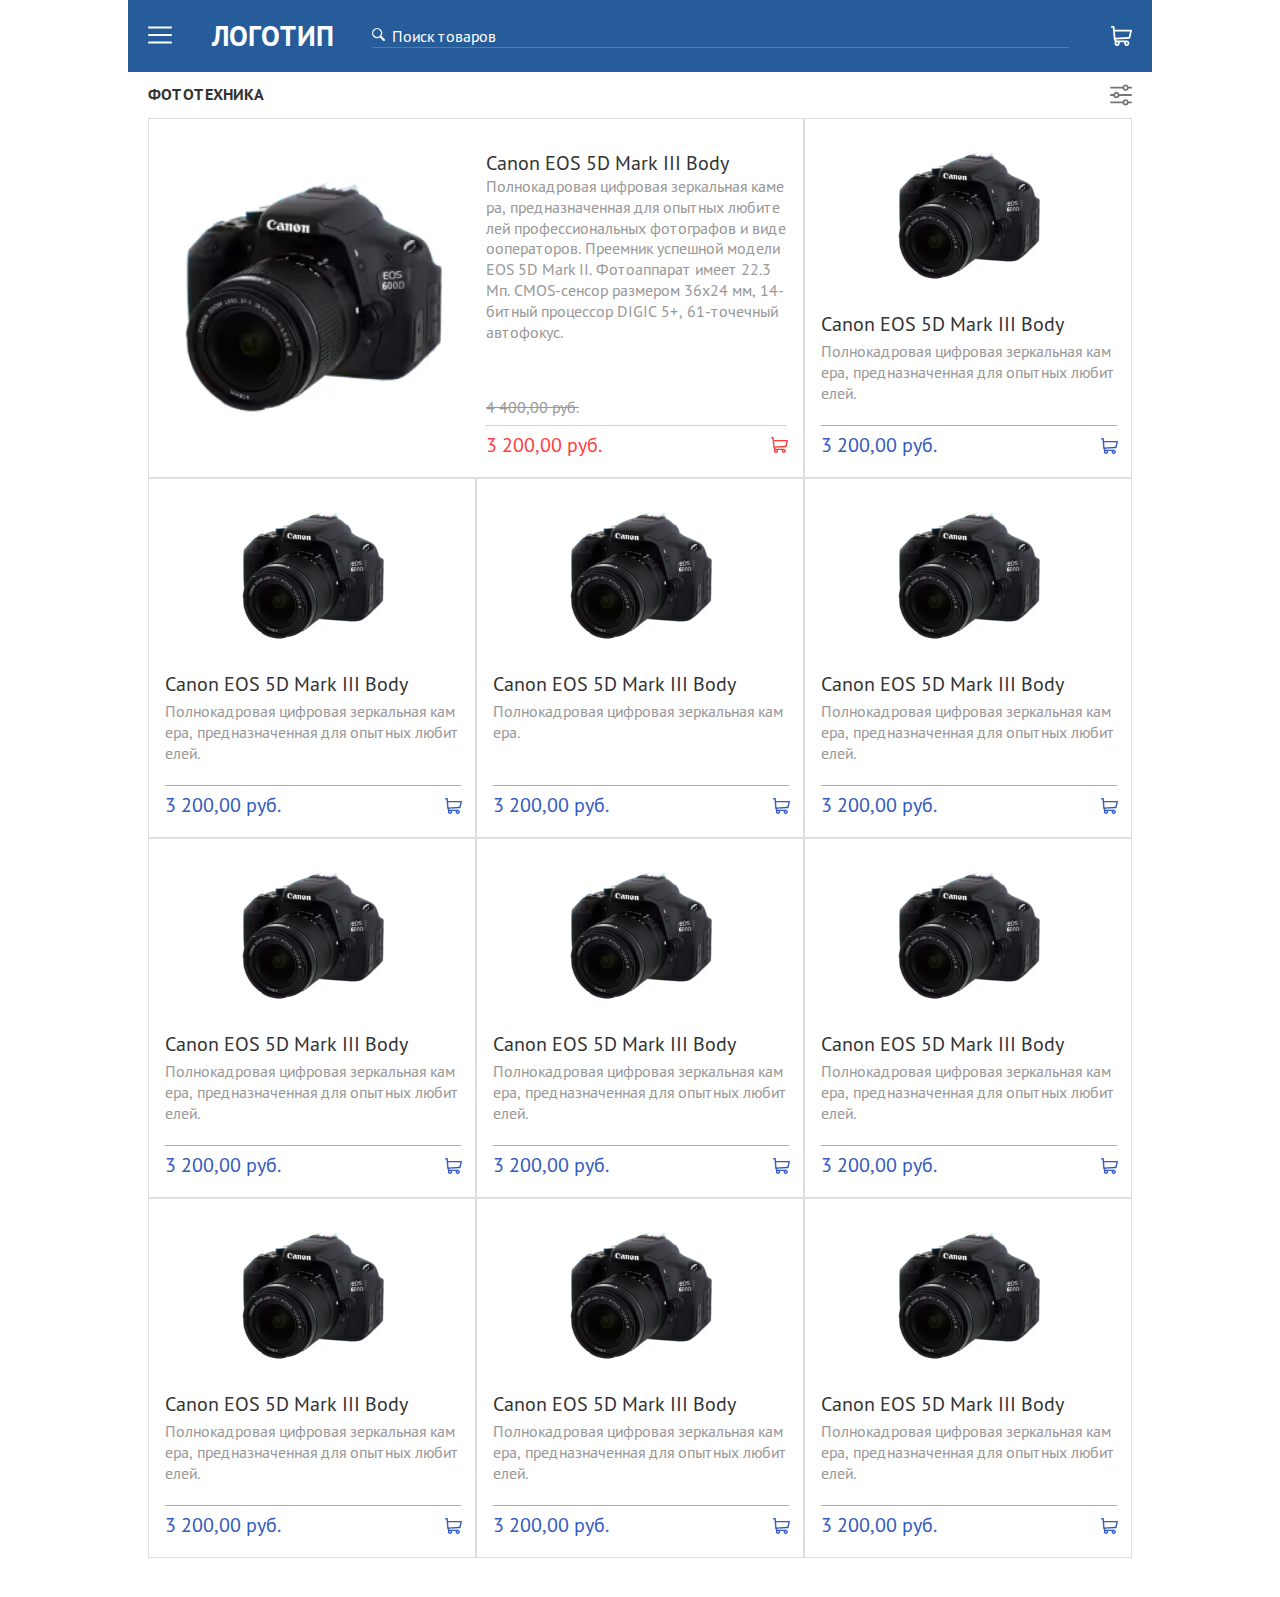
<file: index.html>
<!doctype html>
<html lang="ru">
<head>
    <meta charset="UTF-8">
    <meta name="viewport"
          content="width=device-width, user-scalable=no, initial-scale=1.0, maximum-scale=1.0, minimum-scale=1.0">
    <meta http-equiv="X-UA-Compatible" content="ie=edge">
    <title>Document</title>

    <link rel="stylesheet" href=" css/style.min.css">
    <link rel="stylesheet" href=" libs/selectric/selectric.css">


</head>
<body>

<!--POPUP FOR FILTERS-->
<div class="filterPopup" id="filterPopup">
    <div class="filterPopup__inner">
        <button class="filterPopup__button" onclick="CloseFilterPopup()" id="filterPopup__button"></button>

        <!--FORM FILTRES-->
        <form class="cameras__filtres" action="#" id="filterPopup__form">
            <label for="Popup__cameras-logo">
                <select class="cameras__logo" name="cameras_logo" id="Popup__cameras-logo" >
                    <option class="cameras__logo-item" value="logo_item1">Любого логотипа</option>
                    <option class="cameras__logo-item" value="logo_item2">Компакт-камера</option>
                    <option class="cameras__logo-item" value="logo_item3">Беззеркальная</option>
                    <option class="cameras__logo-item" value="logo_item4">Зеркальная</option>
                    <option class="cameras__logo-item" value="logo_item5">Среднеформатная</option>
                </select>
            </label>

            <label for="Popup__cameras-brand">
                <select class="cameras__brand" name="cameras_brand" id="Popup__cameras-brand">
                    <option class="cameras__brand-item" value="brand_item1">Любого бренда</option>
                    <option class="cameras__brand-item" value="brand_item2">Canon</option>
                    <option class="cameras__brand-item" value="brand_item3">Nikon</option>
                    <option class="cameras__brand-item" value="brand_item4">Sony</option>
                    <option class="cameras__brand-item" value="brand_item5">Fujifilm</option>
                    <option class="cameras__brand-item" value="brand_item6">Samsung</option>
                    <option class="cameras__brand-item" value="brand_item7">Olympus</option>
                </select>
            </label>
            <div class="cameras__price">

                <div class="cameras__price-container">
                    <label  class="cameras__price-limit-start" for="Popup__start-price">от</label>
                    <input class="cameras__price-start" type="text" id="Popup__start-price" name="start_price">
                </div>

                <div class="cameras__price-container">
                    <label  class="cameras__price-limit-end" for="Popup__end-price">до</label>
                    <input class="cameras__price-end" type="text" id="Popup__end-price" name="end_price">
                </div>

                <button class="filterPopup__inner-button" type="submit" disabled>ПРИМЕНИТЬ</button>

            </div>
        </form>
    </div>
</div>

<!--SECTION HEADER-->
<header class="header">
    <div class="container">
        <div class="header__inner">
            <!--contacts-->
            <div class="header__contacts">
                <!--logo-->
                <div class="logo">
                    <a href="#" class="logo_link">
                        <img class="logo_img" src=" images/logo.webp" alt="">
                    </a>
                </div>

                <!--phone-->
                <div class="tel">
                    <a href="tel:+88007775050">
                        <p class="tel__link">8 800 777 50 50</p>
                    </a>
                </div>

                <!--search-->
                <div class="search__inner">
                    <form class="search__form" id="search__form" method="get" action="#">
                        <button class="search__form-button" type="submit" onclick="return SearchButtonClick()"></button>
                        <label for="search">
                            <input class="search__form-input" type="text" placeholder="Поиск товаров" id="search">
                        </label>
                    </form>
                </div>

            </div>

            <!--payment-->
            <div class="payment">
                <a href="#" class="payment__link">
                    Доставка и оплата
                </a>
            </div>
        </div>

        <div class="header__menu">
            <!--MENU-->
            <div id="shopmenu">
                <input id="goods-menu-toggle" type="checkbox">
                <label class="menu-button-container" for="goods-menu-toggle">
                </label>

                <div id="goodsmenu">
                    <nav class="goodsmenu">
                        <ul class="menu">
                            <li class="menu__list"><a href="#" class="menu__link">Мобильные телефоны</a></li>
                            <li class="menu__list"><a href="#" class="menu__link">Планшеты</a></li>
                            <li class="menu__list"><a href="#" class="menu__link">Фототехника</a></li>
                            <li class="menu__list"><a href="#" class="menu__link">Ноутбуки</a></li>
                            <li class="menu__list"><a href="#" class="menu__link">Телевизоры</a></li>
                        </ul>
                    </nav>
                </div>
            </div>

            <!--logo-->
            <div class="header__menu-logo logo ">
                <a href="#" class="logo_link">
                    <p class="logo_link-text">ЛОГОТИП</p>
                </a>
            </div>

            <!--search-->
            <div class="search__inner menu-search">
                <form class="menu-search__form" id="menu-search__form" method="get" action="#">
                    <button class="menu-search__button" onclick="return SearchButtonClick()" type="submit" id="menu-search__button"></button>
                    <label for="menu-search__input">
                        <input class="menu-search__input" type="text" placeholder="Поиск товаров" name="search" id="menu-search__input">
                    </label>
                </form>
            </div>

            <!--basket-->
            <div class="basket">
                <a href="#" class="basket__link">
                    Корзина
                </a>
                <a href="#" class="basket__link-img"></a>
            </div>
        </div>
    </div>
</header>
<main>
    <section class="cameras">
        <div class="container">
            <div class="cameras_inner">
    
                <!--FILTRES-->
                <div class="filtres__inner">
                    <h3 class="filtres__item">ФОТОТЕХНИКА</h3>
                    <button type="submit" class="filtres__link" onclick="OpenFilterPopup()">
                        <img class="filtres__options" src=" images/options.svg" alt="Опции фильтра">
                    </button>
                </div>
                <!--FORM FILTRES-->
                <form class="cameras__filtres" action="/" id="cameras__filtres">
                    <label for="cameras_logo">
                        <select class="cameras__logo" name="cameras_logo" id="cameras_logo" >
                            <option class="cameras__logo-item" value="logo_item1">Любого логотипа</option>
                            <option class="cameras__logo-item" value="logo_item2">Компакт-камера</option>
                            <option class="cameras__logo-item" value="logo_item3">Беззеркальная</option>
                            <option class="cameras__logo-item" value="logo_item4">Зеркальная</option>
                            <option class="cameras__logo-item" value="logo_item5">Среднеформатная</option>
                        </select>
                    </label>
    
                    <label for="cameras_brand">
                        <select class="cameras__brand" name="cameras_brand" id="cameras_brand">
                        <option class="cameras__brand-item" value="brand_item1">Любого бренда</option>
                        <option class="cameras__brand-item" value="brand_item2">Canon</option>
                        <option class="cameras__brand-item" value="brand_item3">Nikon</option>
                        <option class="cameras__brand-item" value="brand_item4">Sony</option>
                        <option class="cameras__brand-item" value="brand_item5">Fujifilm</option>
                        <option class="cameras__brand-item" value="brand_item6">Samsung</option>
                        <option class="cameras__brand-item" value="brand_item7">Olympus</option>
                    </select>
                    </label>
    
                    <div class="cameras__price">
                        <span class="cameras__text cameras__price-title">по цене</span>
    
                        <div class="cameras__price-container">
                            <label  class="cameras__price-limit-start" for="start_price">от</label>
                            <input class="cameras__price-start" type="text" id="start_price" name="start_price">
                        </div>
    
                        <div class="cameras__price-container">
                            <label  class="cameras__price-limit-end" for="end_price">до</label>
                            <input class="cameras__price-end" type="text" id="end_price" name="end_price">
                        </div>
    
                        <span class="cameras__text cameras__price-currency">рублей</span>
                    </div>
                </form>
    
                <!--CARDS-->
                <div class="cards">
                    <!--BIG CARD-->
                    <div class="cardBig" onclick="CardClick()" id="cardBig">
                            <img class="cardBig__img" src=" images/camera_small.avif" alt="Фотоаппарат">
                            <div class="cardBig__description">
                                <h3 class="cardBig__title">Canon EOS 5D Mark III Body</h3>
                                <p class="cardBig__text">
                                    Полнокадровая цифровая зеркальная камера, предназначенная для опытных
                                    любителей профессиональных фотографов и видеооператоров. Преемник успешной
                                    модели EOS 5D Mark II. Фотоаппарат имеет 22.3 Мп. CMOS-сенсор размером 36х24
                                    мм, 14-битный процессор DIGIC 5+, 61-точечный автофокус.
                                </p>
                                <div class="cardBig__priceBlock">
                                    <p class="cardBig__priceBlock-oldprice">4 400,00 руб.</p>
                                    <a href="/"  onclick="BasketClickCardBig()"><p class="cardBig__priceBlock-newprice">3 200,00 руб.</p></a>
                                </div>
                            </div>
                    </div>
    
                    <!--SMALL CARDS-->
                    <div class="cardItem" onclick="CardClick()" >
                            <img class="cardItem__img" src=" images/camera_small.avif" alt="Фотоаппарат">
                            <div class="cardItem__description">
                                <h3 class="cardItem__title">Canon EOS 5D Mark III Body</h3>
                                <p class="cardItem__text">
                                    Полнокадровая цифровая зеркальная камера, предназначенная для опытных любителей.
                                </p>
                                <a href="/" onclick="BasketClickCard()"><p class="cardItem__price">3 200,00 руб.</p></a>
                            </div>
                    </div>
    
                    <div class="cardItem" onclick="CardClick()">
                            <img class="cardItem__img" src=" images/camera_small.avif" alt="Фотоаппарат">
                            <div class="cardItem__description">
                                <h3 class="cardItem__title">Canon EOS 5D Mark III Body</h3>
                                <p class="cardItem__text">
                                    Полнокадровая цифровая зеркальная камера, предназначенная для опытных любителей.
                                </p>
                                <a href="/" onclick="BasketClickCard()"><p class="cardItem__price">3 200,00 руб.</p></a>
                            </div>
                    </div>
    
                    <!--SMALL CARDS-->
                     <div class="cardItem" onclick="CardClick()">
                            <img class="cardItem__img" src=" images/camera_small.avif" alt="Фотоаппарат">
                            <div class="cardItem__description">
                                <h3 class="cardItem__title">Canon EOS 5D Mark III Body</h3>
                                <p class="cardItem__text">
                                    Полнокадровая цифровая зеркальная камера.
                                </p>
                                <a href="/" onclick="BasketClickCard()"><p class="cardItem__price">3 200,00 руб.</p></a>
                            </div>
                    </div>
    
                     <div class="cardItem" onclick="CardClick()">
                            <img class="cardItem__img" src=" images/camera_small.avif" alt="Фотоаппарат">
                            <div class="cardItem__description">
                                <h3 class="cardItem__title">Canon EOS 5D Mark III Body</h3>
                                <p class="cardItem__text">
                                    Полнокадровая цифровая зеркальная камера, предназначенная для опытных любителей.
                                </p>
                                <a href="/" onclick="BasketClickCard()"><p class="cardItem__price">3 200,00 руб.</p></a>
                            </div>
                     </div>
    
                     <div class="cardItem" onclick="CardClick()">
                            <img class="cardItem__img" src=" images/camera_small.avif" alt="Фотоаппарат">
                            <div class="cardItem__description">
                                <h3 class="cardItem__title">Canon EOS 5D Mark III Body</h3>
                                <p class="cardItem__text">
                                    Полнокадровая цифровая зеркальная камера, предназначенная для опытных любителей.
                                </p>
                                <a href="/" onclick="BasketClickCard()"><p class="cardItem__price">3 200,00 руб.</p></a>
                            </div>
                     </div>
    
                     <div class="cardItem" onclick="CardClick()">
                            <img class="cardItem__img" src=" images/camera_small.avif" alt="Фотоаппарат">
                            <div class="cardItem__description">
                                <h3 class="cardItem__title">Canon EOS 5D Mark III Body</h3>
                                <p class="cardItem__text">
                                    Полнокадровая цифровая зеркальная камера, предназначенная для опытных любителей.
                                </p>
                                <a href="/" onclick="BasketClickCard()"><p class="cardItem__price">3 200,00 руб.</p></a>
                            </div>
                     </div>
    
                     <div class="cardItem" onclick="CardClick()">
                            <img class="cardItem__img" src=" images/camera_small.avif" alt="Фотоаппарат">
                            <div class="cardItem__description">
                                <h3 class="cardItem__title">Canon EOS 5D Mark III Body</h3>
                                <p class="cardItem__text">
                                    Полнокадровая цифровая зеркальная камера, предназначенная для опытных любителей.
                                </p>
                                <a href="/" onclick="BasketClickCard()"><p class="cardItem__price">3 200,00 руб.</p></a>
                            </div>
                     </div>
    
                     <div class="cardItem" onclick="CardClick()">
                            <img class="cardItem__img" src=" images/camera_small.avif" alt="Фотоаппарат">
                            <div class="cardItem__description">
                                <h3 class="cardItem__title">Canon EOS 5D Mark III Body</h3>
                                <p class="cardItem__text">
                                    Полнокадровая цифровая зеркальная камера, предназначенная для опытных любителей.
                                </p>
                                <a href="/" onclick="BasketClickCard()"><p class="cardItem__price">3 200,00 руб.</p></a>
                            </div>
                     </div>
    
                     <div class="cardItem" onclick="CardClick()">
                            <img class="cardItem__img" src=" images/camera_small.avif" alt="Фотоаппарат">
                            <div class="cardItem__description">
                                <h3 class="cardItem__title">Canon EOS 5D Mark III Body</h3>
                                <p class="cardItem__text">
                                    Полнокадровая цифровая зеркальная камера, предназначенная для опытных любителей.
                                </p>
                                <a href="/" onclick="BasketClickCard()"><p class="cardItem__price">3 200,00 руб.</p></a>
                            </div>
                     </div>
    
                     <div class="cardItem" onclick="CardClick()">
                            <img class="cardItem__img" src=" images/camera_small.avif" alt="Фотоаппарат">
                            <div class="cardItem__description">
                                <h3 class="cardItem__title">Canon EOS 5D Mark III Body</h3>
                                <p class="cardItem__text">
                                    Полнокадровая цифровая зеркальная камера, предназначенная для опытных любителей.
                                </p>
                                <a href="/" onclick="BasketClickCard()"><p class="cardItem__price">3 200,00 руб.</p></a>
                            </div>
                     </div>
                </div>
            </div>
        </div>
    </section>
    
</main>

<footer>

</footer>

<!-- JS FOR DROPDOWN SELECTRIC-->
<script src=" js/jquery.min.js"></script>
<script src=" js/jquery.selectric.min.js"></script>
<script>
    $(function(){
        $('select, .select').selectric({ disableOnMobile: false, nativeOnMobile: false });
    });

</script>

<script src=" js/main.min.js"></script>

</body>
</html>
</file>
<file: libs/selectric/selectric.css>
/*======================================================================
  Selectric
======================================================================*/

.selectricWrapper, .cameras_logo .selectricWrapper, .cameras_brand .selectricWrapper {
    position: relative;
    width: 264px;
    height: 48px;
    cursor: pointer;
    display: inline-block;
}

.selectricResponsive, .cameras_logo .selectricResponsive,  .cameras_brand .selectricResponsive{
    width: 100%;
}

.selectric, .cameras_logo .selectric, .cameras_brand .selectric{
    border: 1px solid #DDD;
    position: relative;
    background: #fff;
}

.selectric .label, .cameras_logo .selectric .label, .cameras_brand .selectric .label {
    display: inline-block;
    white-space: nowrap;
    overflow: hidden;
    vertical-align: center;
    padding: 13px 17px;
    color: #484848;
    font-family: "PT Sans",sans-serif;
    font-size: 16px;
    font-style: normal;
    font-weight: 400;
    line-height: normal;
}

.selectric .button, .cameras__logo .selectric .button, .cameras__brand .selectric .button {
    display: block;
    position: absolute;
    right: 0;
    top: 0;
    width: 30px;
    height: 30px;
    color: #BBB;
    text-align: center;
    font: 0px/0 a;
    /* IE Fix */
    *font: 20px/30px Lucida Sans Unicode, Arial Unicode MS, Arial;
}

.cameras__logo .selectric .button:after {
    content: " ";
    position: absolute;
    top: 17px;
    right: 0;
    bottom: 0;
    left: -12px;
    margin: auto;
    width: 13px;
    height: 13px;
    background: url("../../images/caret-down.svg");
}

.cameras__brand .selectric .button:after {
    content: " ";
    position: absolute;
    top: 17px;
    right: 0;
    bottom: 0;
    left: -10px;
    margin: auto;
    width: 13px;
    height: 13px;
    background: url("../../images/caret-down.svg");
}

.selectricHover .selectric {
    border-color: #CCC;
}

.selectricHover .selectric .button {
    color: #888;
}

.selectricHover .selectric .button:after {
    border-top-color: #888;
}

.selectricOpen {
    z-index: 9999 !important;
}

.selectricOpen .selectric {
    position: relative;
    border-color: #CCC;
    background: #fff;
    z-index: 999;
    border-bottom: none;
}
.selectricOpen .selectric:after{
    content: " ";
    position: absolute;
    top: 44px;
    right: 0;
    bottom: 0;
    left: 0;
    margin: auto;
    width: 230px;
    height: 1px;
    background: #D0D0D0FF;
}

.selectricOpen .selectricItems {
    display: block;
}

.selectricDisabled {
    filter: alpha(opacity=50);
    opacity: 0.5;
    cursor: default;
    -webkit-touch-callout: none;
    -webkit-user-select: none;
    -moz-user-select: none;
    -ms-user-select: none;
    user-select: none;
}

.selectricHideSelect {
    position: relative;
    overflow: hidden;
    width: 0;
    height: 0;
}

.selectricHideSelect select {
    position: absolute;
    left: -100%;
    display: none;
}

.selectricInput {
    position: absolute !important;
    top: 0 !important;
    left: 0 !important;
    overflow: hidden !important;
    clip: rect(0, 0, 0, 0) !important;
    margin: 0 !important;
    padding: 0 !important;
    width: 1px !important;
    height: 1px !important;
    outline: none !important;
    border: none !important;
    *font: 0px/0 a !important;
    background: none !important;
}

.selectricTempShow {
    position: absolute !important;
    visibility: hidden !important;
    display: block !important;
}

/* Items box */

.selectricItems {
    display: none;
    position: absolute;
    overflow: auto;
    top: 100%;
    left: 0;
    background: #fff;
    border: 1px solid #CCC;
    border-top: 1px solid #fff;
    z-index: 998;
    -webkit-box-shadow: 0 0 10px -6px;
    box-shadow: 0 0 10px -6px;
}

.selectricItems ul,
.selectricItems li {
    list-style: none;
    margin: 0;
    min-height: 20px;
    color: #484848;
    font-family: "PT Sans", sans-serif;
    font-size: 16px;
    font-style: normal;
    font-weight: 400;
    line-height: normal;
}

.selectricItems li {
    padding: 4px 17px;
    display: block;
    border-top: 1px solid #FFF;
    border-bottom: 1px solid #fff;
    color: #666;
    cursor: pointer;
}
.selectricItems li:nth-child(2){
    padding-top: 13px;
}
.cameras__brand .selectricItems li:nth-child(2){
    padding-top: 15px;
}

.selectricItems li:last-child{
    padding-bottom: 17px;
}

.selectricItems li.selected {
    background: #fff;
    color: #484848;
    border-top-color: #fff;
}

.selectricItems li:hover {
    background: #E8EEFF;
    color: #484848;
}

.selectricItems li.disabled {
    background: #F5F5F5;
    color: #BBB;
    border-top-color: #FAFAFA;
    cursor: default;
}
.cameras li:first-child{
    display: none;
}
</file>
<file: css/style.min.css>
html,body,div,span,object,iframe,h1,h2,h3,h4,h5,h6,p,blockquote,pre,abbr,address,cite,code,del,dfn,em,img,ins,kbd,q,samp,small,strong,sub,sup,var,b,i,dl,dt,dd,ol,ul,li,fieldset,form,label,legend,table,caption,tbody,tfoot,thead,tr,th,td,article,aside,canvas,details,figcaption,figure,footer,header,hgroup,menu,nav,section,summary,time,mark,audio,video{margin:0;padding:0;border:0;outline:0;font-size:100%;vertical-align:baseline;background:rgba(0,0,0,0)}body{line-height:1}article,aside,details,figcaption,figure,footer,header,hgroup,menu,nav,section{display:block}nav ul{list-style:none}blockquote,q{quotes:none}blockquote:before,blockquote:after,q:before,q:after{content:"";content:none}a{margin:0;padding:0;font-size:100%;vertical-align:baseline;background:rgba(0,0,0,0)}ins{background-color:#ff9;color:#000;text-decoration:none}mark{background-color:#ff9;color:#000;font-style:italic;font-weight:bold}del{text-decoration:line-through}abbr[title],dfn[title]{border-bottom:1px dotted;cursor:help}table{border-collapse:collapse;border-spacing:0}hr{display:block;height:1px;border:0;border-top:1px solid #ccc;margin:1em 0;padding:0}input,select{vertical-align:middle}html{-webkit-box-sizing:border-box;box-sizing:border-box}*,*::before,*::after{-webkit-box-sizing:inherit;box-sizing:inherit}a{color:inherit;text-decoration:none}li{list-style:none}img{max-width:100%}button{color:inherit;font-size:inherit;background-color:rgba(0,0,0,0);border:none;cursor:pointer;font-family:inherit;padding:0}@font-face{font-family:"PT Sans";src:url("../fonts/PTSans-Regular.woff2") format("woff2"),url("../fonts/PTSans-Regular.woff") format("woff");font-weight:normal;font-style:normal;font-display:swap}@font-face{font-family:"PT Sans";src:url("../fonts/PTSans-Italic.woff2") format("woff2"),url("../fonts/PTSans-Italic.woff") format("woff");font-weight:normal;font-style:italic;font-display:swap}@font-face{font-family:"PT Sans";src:url("../fonts/PTSans-Bold.woff2") format("woff2"),url("../fonts/PTSans-Bold.woff") format("woff");font-weight:700;font-style:normal;font-display:swap}@font-face{font-family:"PT Sans";src:url("../fonts/PTSans-BoldItalic.woff2") format("woff2"),url("../fonts/PTSans-BoldItalic.woff") format("woff");font-weight:700;font-style:italic;font-display:swap}body{font-size:14px;font-family:"PT Sans",sans-serif;font-style:normal;font-weight:normal}.container{width:min(100% - 50px,1300px);margin-inline:auto}a{display:block}a:hover{color:#fbff3d}input:focus::-webkit-input-placeholder{color:rgba(0,0,0,0)}input:focus::-moz-placeholder{color:rgba(0,0,0,0)}input:focus:-moz-placeholder{color:rgba(0,0,0,0)}input:focus:-ms-input-placeholder{color:rgba(0,0,0,0)}input:-webkit-autofill,input:-webkit-autofill:hover,input:-webkit-autofill:focus,input:-webkit-autofill:active{-webkit-box-shadow:0 0 0 30px #fff inset !important}:active,:hover,:focus{outline:0;outline-offset:0}.header input:-webkit-autofill,.header input:-webkit-autofill:hover,.header input:-webkit-autofill:focus,.header input:-webkit-autofill:active{-webkit-box-shadow:0 0 0 30px #265c9a inset !important}.header input:-webkit-autofill{-webkit-text-fill-color:#fff !important}.header__inner{padding:0 85.5px;width:100%;height:73px;display:-webkit-box;display:-ms-flexbox;display:flex;-webkit-box-pack:justify;-ms-flex-pack:justify;justify-content:space-between;-webkit-box-align:center;-ms-flex-align:center;align-items:center;-ms-flex-line-pack:center;align-content:center;background:#265c9a;white-space:nowrap}.header__contacts{width:100%;height:100%;display:-webkit-box;display:-ms-flexbox;display:flex;-webkit-box-align:center;-ms-flex-align:center;align-items:center;-webkit-column-gap:86.5px;-moz-column-gap:86.5px;column-gap:86.5px}.logo{width:119px;height:36px;aspect-ratio:3.3;display:-webkit-box;display:-ms-flexbox;display:flex;-webkit-box-pack:center;-ms-flex-pack:center;justify-content:center;-webkit-box-align:center;-ms-flex-align:center;align-items:center;-ms-flex-line-pack:center;align-content:center}.logo_link-text{color:#fff;font-family:PT Sans,sans-serif;font-size:28px;font-weight:700;line-height:36px;text-align:center}.tel{color:#fff;font-family:"PT Sans",sans-serif;font-size:19px;font-style:normal;font-weight:400;line-height:normal}.search__form{padding-top:5px;position:relative;width:281px;background:#265c9a;border-bottom:1px solid #517dae}.search__form-input,.search__form-button{border:none;outline:none;background:rgba(0,0,0,0)}.search__form-input{width:100%;height:21px;padding-left:7px;color:#fff;font-family:"PT Sans",sans-serif;font-size:16px;font-style:normal;font-weight:400;line-height:normal}.search__form-input::-webkit-input-placeholder{color:#fff;font-family:"PT Sans",sans-serif;font-size:16px;font-style:normal;font-weight:400;line-height:normal}.search__form-input::-moz-placeholder{color:#fff;font-family:"PT Sans",sans-serif;font-size:16px;font-style:normal;font-weight:400;line-height:normal}.search__form-input:-ms-input-placeholder{color:#fff;font-family:"PT Sans",sans-serif;font-size:16px;font-style:normal;font-weight:400;line-height:normal}.search__form-input::-ms-input-placeholder{color:#fff;font-family:"PT Sans",sans-serif;font-size:16px;font-style:normal;font-weight:400;line-height:normal}.search__form-input::placeholder{color:#fff;font-family:"PT Sans",sans-serif;font-size:16px;font-style:normal;font-weight:400;line-height:normal}.search__form-button{height:13px;width:13px;position:relative;top:3px;right:0;cursor:pointer}.search__form-button:before{content:" ";position:absolute;top:0;right:0;bottom:0;left:0;width:13px;height:13px;background:url("../images/search.svg")}.searchPopup{visibility:hidden;width:0;height:0}.payment__link{color:#fff;font-family:"PT Sans",sans-serif;font-size:16px;font-style:normal;font-weight:400;line-height:normal;text-decoration-line:underline}.header__menu{max-width:1300px;width:100%;height:46px;padding:0 85.5px;display:-webkit-box;display:-ms-flexbox;display:flex;-webkit-box-pack:justify;-ms-flex-pack:justify;justify-content:space-between;-webkit-box-align:center;-ms-flex-align:center;align-items:center;background:#1f497b}.header__menu-logo,.menu-search{display:none}.menu-button{width:75px;height:12px;-ms-flex-negative:0;flex-shrink:0;background:#d9d9d9}#goods-menu-toggle{display:none}.menu-button-container{display:none}.menu{display:-webkit-box;display:-ms-flexbox;display:flex;-webkit-column-gap:39px;-moz-column-gap:39px;column-gap:39px}.menu__link{color:#fff;font-family:"PT Sans",sans-serif;font-size:16px;font-style:normal;font-weight:700;line-height:normal;text-transform:uppercase}.menu__link:hover{color:#fbff3d}#goodsmenu li a:focus{color:#e1e5a0}.basket{position:relative}.basket__link-img{display:none}.basket__link{color:#fff;font-family:"PT Sans",sans-serif;font-size:16px;font-style:normal;font-weight:400;line-height:normal;text-transform:uppercase}.basket__link:before{content:" ";position:absolute;top:2px;right:0;bottom:0;left:-26px;width:17px;height:16px;background:url("../images/basket_icon.svg")}.basket__link:hover:before{background:url("../images/basket_icon_hover.svg")}.search-open{display:block !important;z-index:999}.cameras{margin-bottom:39px;width:100%;height:auto}.cameras_inner{padding:25px 85.5px;width:100%}.filtres__inner{display:none}form{display:-webkit-box;display:-ms-flexbox;display:flex}.cameras__brand{margin-left:14px}.cameras__price{padding-left:27px;display:-webkit-box;display:-ms-flexbox;display:flex;-webkit-box-align:center;-ms-flex-align:center;align-items:center;-ms-flex-line-pack:center;align-content:center;-webkit-box-pack:justify;-ms-flex-pack:justify;justify-content:space-between}.cameras__text{color:#484848;font-family:"PT Sans",sans-serif;font-size:16px;font-style:normal;font-weight:400;line-height:normal;text-transform:uppercase}.cameras__price-container{display:inline-block;position:relative}.cameras__price-limit-start{position:absolute;top:14px;left:25px;color:#484848;font-family:"PT Sans",sans-serif;font-size:16px;font-style:normal;font-weight:400;line-height:normal}.cameras__price-limit-end{position:absolute;top:14px;left:12px;color:#484848;font-family:"PT Sans",sans-serif;font-size:16px;font-style:normal;font-weight:400;line-height:normal}.cameras__price-start{margin-left:14px}.cameras__price-limit{position:absolute;top:14px;left:21px;color:#484848;font-family:"PT Sans",sans-serif;font-size:16px;font-style:normal;font-weight:400;line-height:normal}.cameras input[type=text]{text-align:end;width:132.5px;height:48px;border:1px solid #d0d0d0;color:#484848;background:#fff;font-family:"PT Sans",sans-serif;font-size:16px;font-style:normal;font-weight:700;line-height:normal}.cameras__price-end{margin-left:0}.cameras__price-currency{margin-left:9px}.cards{cursor:pointer;margin-top:23px;width:100%;display:grid;grid-template-columns:repeat(4, 1fr);grid-template-rows:repeat(3, 1fr)}.cardBig{width:564px;height:358px;-ms-flex-negative:0;flex-shrink:0;border:1px solid #dedede;display:grid;grid-template-columns:1fr 1fr;grid-template-rows:1fr 1fr 1fr;grid-column:span 2;grid-row:span 1}.cardBig:hover{border:1px solid #ff3d3d;background:#fff1f1}.cardBig__img{margin:21px 21px 87px;display:block;width:250px;height:250px;aspect-ratio:1/1;-ms-flex-negative:0;flex-shrink:0;grid-column:span 1;grid-row:span 3}.cardBig__description{padding-left:10px;grid-column:span 1;grid-row:span 3}.cardBig__title{margin-top:27px;width:251px;height:26px;color:#333;font-family:"PT Sans",sans-serif;font-size:20px;font-style:normal;font-weight:400;line-height:1.3;overflow:hidden;word-break:break-all}.cardBig__text{margin-top:4px;width:252px;height:210px;color:#989898;font-family:"PT Sans",sans-serif;font-size:16px;font-style:normal;font-weight:400;line-height:1.3;overflow:hidden;word-break:break-all}.cardBig__priceBlock{margin-top:20px;position:relative}.cardBig__priceBlock-oldprice{color:#989898;font-family:"PT Sans",sans-serif;font-size:16px;font-style:normal;font-weight:400;line-height:normal;text-decoration-line:line-through}.cardBig__priceBlock-newprice{position:relative;padding-top:8px;color:#ff3d3d;font-family:"PT Sans",sans-serif;font-size:20px;font-style:normal;font-weight:400;line-height:normal}.cardBig__priceBlock-newprice:before{content:" ";position:absolute;top:3px;right:0;bottom:0;left:0;width:252px;height:1px;background:#ffbcbc}.cardBig__priceBlock-newprice::after{content:" ";position:absolute;top:13px;right:0;bottom:0;left:235px;width:17px;height:16px;background:url("../images/basket_red.svg")}.cardItem{grid-column:span 1;grid-row:span 1;width:282px;height:358px;border:1px solid #dedede}.cardItem:hover{border:1px solid #819deb;background:#e8eeff}.cardItem__img{margin:21px 61px 0;width:160px;height:160px;-ms-flex-negative:0;flex-shrink:0}.cardItem__description{padding:8px 20px 14px;display:-webkit-box;display:-ms-flexbox;display:flex;-webkit-box-orient:vertical;-webkit-box-direction:normal;-ms-flex-direction:column;flex-direction:column;-webkit-box-pack:justify;-ms-flex-pack:justify;justify-content:space-between}.cardItem__title{color:#333;font-family:"PT Sans",sans-serif;font-size:18px;font-style:normal;font-weight:400;line-height:normal;overflow:hidden;word-break:break-all}.cardItem__text{margin-top:6px;width:242px;height:72px;color:#979797;font-family:"PT Sans",sans-serif;font-size:14px;font-style:normal;font-weight:400;line-height:normal;overflow:hidden;word-break:break-all}.cardItem__price{position:relative;margin-top:25px;color:#325ac0;font-family:"PT Sans",sans-serif;font-size:20px;font-style:normal;font-weight:400;line-height:normal}.cardItem__price:before{width:242px;height:1px;-ms-flex-negative:0;flex-shrink:0;content:" ";position:absolute;top:-6px;right:0;bottom:0;left:0;background:#8eacfc}.cardItem__price::after{content:" ";position:absolute;top:5px;right:0;bottom:0;left:225px;width:17px;height:16px;background:url("../images/basket_blue.svg")}@media(max-width: 1300px){.container{width:min(100%,1024px);margin-inline:auto}.header__inner{display:none}.header__menu{position:relative;padding:0 20px;width:100%;height:72px;display:-webkit-box;display:-ms-flexbox;display:flex;-webkit-box-pack:initial;-ms-flex-pack:initial;justify-content:initial;-ms-flex-line-pack:center;align-content:center;-webkit-box-align:center;-ms-flex-align:center;align-items:center;gap:40px;background:#265c9a}.header__menu-logo,.menu-search,.basket__link-img{display:block}.basket__link{display:none}#shopmenu{opacity:initial;position:absolute;top:-1px;left:0;width:100%;height:24px;z-index:998}.menu-button-container{display:block;background-color:#265c9a;margin:24px 20px;width:24px;height:24px;background-repeat:no-repeat;background-position:center;background-size:contain;background-image:url("../images/burger_menu.svg")}.menu-button-container:hover{background-image:url("../images/burger_menu_hover.svg")}#goodsmenu{width:100%;top:0;position:relative;background-color:#265c9a;border:none}.menu__link{color:#fff}.menu__link:hover{color:gray}#goodsmenu ul{top:105px;left:0;width:100%}#goodsmenu nav ul{list-style-type:none;max-height:0;overflow:hidden}#goodsmenu nav ul li{width:100%;height:40px;padding:0 15px;display:-webkit-box;display:-ms-flexbox;display:flex;-webkit-box-align:center;-ms-flex-align:center;align-items:center}#goodsmenu nav ul li:hover,nav ul li:focus{color:#fff;background:#618cbf}#goodsmenu nav ul li a:hover,nav ul li a:focus{color:#fff}#goods-menu-toggle:checked~#goodsmenu nav ul{display:-webkit-box;display:-ms-flexbox;display:flex;-webkit-box-orient:vertical;-webkit-box-direction:normal;-ms-flex-direction:column;flex-direction:column;-ms-flex-line-pack:center;align-content:center;max-height:215px;padding:0 20px 15px;-webkit-transition:all .5s;transition:all .5s}#shopsubmenu li{display:-webkit-box;display:-ms-flexbox;display:flex;float:left}.header__menu-logo{margin-left:65px;display:-webkit-box;display:-ms-flexbox;display:flex;width:119px;height:36px}.search__inner{width:100%;max-width:697px}.menu-search__form{width:100%;padding-top:0;position:relative;background:#265c9a;border-bottom:1px solid #517dae}.menu-search__input,.menu-search__button{border:none;outline:none;background:rgba(0,0,0,0)}.menu-search__input{width:100%;height:22px;padding-left:7px;color:#fff;font-family:"PT Sans",sans-serif;font-size:16px;font-style:normal;font-weight:400;line-height:normal}.menu-search__input::-webkit-input-placeholder{color:#fff;font-family:"PT Sans",sans-serif;font-size:16px;font-style:normal;font-weight:400;line-height:normal}.menu-search__input::-moz-placeholder{color:#fff;font-family:"PT Sans",sans-serif;font-size:16px;font-style:normal;font-weight:400;line-height:normal}.menu-search__input:-ms-input-placeholder{color:#fff;font-family:"PT Sans",sans-serif;font-size:16px;font-style:normal;font-weight:400;line-height:normal}.menu-search__input::-ms-input-placeholder{color:#fff;font-family:"PT Sans",sans-serif;font-size:16px;font-style:normal;font-weight:400;line-height:normal}.menu-search__input::placeholder{color:#fff;font-family:"PT Sans",sans-serif;font-size:16px;font-style:normal;font-weight:400;line-height:normal}.menu-search__button{height:13px;width:13px;position:relative;top:3px;right:0;cursor:pointer}.menu-search__button:before{content:" ";position:absolute;top:0;right:0;bottom:0;left:0;width:13px;height:13px;background:url("../images/search.svg")}.basket{margin-left:auto}.basket__link-img{display:block;width:21px;height:20px;background-repeat:no-repeat;background-position:center;background-size:contain;background-image:url("../images/basket_icon.svg")}.basket__link-img:hover{background-image:url("../images/basket_icon_hover.svg")}}@media(max-width: 1024px){.container{width:min(100%,768px);margin-inline:auto}.menu-button-container{display:block;margin:24px 20px 17px}.header__menu-logo{margin-left:58px;display:-webkit-box;display:-ms-flexbox;display:flex}.menu-search__form{width:452px}}@media(max-width: 768px){.container{width:min(100%,320px);margin-inline:auto}.header__menu{display:-webkit-box;display:-ms-flexbox;display:flex;-ms-flex-line-pack:center;align-content:center;-webkit-box-align:center;-ms-flex-align:center;align-items:center}#goodsmenu nav ul li{padding:0 7px}#goods-menu-toggle:checked~#goodsmenu nav ul{padding:8px 20px 15px}.menu__link{color:#fff;font-family:PT Sans,sans-serif;font-size:14px;font-weight:700;line-height:18px;text-align:left}.header__menu-logo{margin-left:45px}.search__inner{margin-left:auto;margin-right:0}.menu-search__form{position:relative;margin-left:0;width:16px;border:none}.menu-search__input{padding-left:20px;position:absolute;top:44px;left:-224px;width:320px;height:44px;background:#1f497b;display:none}.menu-search__button{height:16px;width:0;position:relative;top:0;right:0;cursor:pointer}.menu-search__button:before{content:" ";position:absolute;top:0;right:0;bottom:0;left:22px;width:16px;height:16px;background:url("../images/search_mobile.svg")}.menu-search__button:hover:before{background:url("../images/search_mobile_hover.svg")}.basket{margin-left:0}.basket__link-img img{width:19px;height:18px}}@media(max-width: 300px){.header__menu{display:-webkit-box;display:-ms-flexbox;display:flex;-webkit-box-pack:center;-ms-flex-pack:center;justify-content:center;gap:3.125vw}.logo_link-text{font-size:8.75vw;line-height:11.25vh}.menu-search{-webkit-box-ordinal-group:2;-ms-flex-order:1;order:1}}@media(max-width: 1300px){.container{width:min(100%,1024px);margin-inline:auto}.cameras_inner{padding:0 20px;width:100%}.filtres__inner{margin-top:12px;display:-webkit-box;display:-ms-flexbox;display:flex;-webkit-box-pack:justify;-ms-flex-pack:justify;justify-content:space-between;color:#333;font-family:PT Sans,sans-serif;font-size:16px;font-weight:700;line-height:21px;text-align:left}.cameras__filtres{width:0;height:0;visibility:hidden}.cards{cursor:pointer;margin-top:8px;width:100%;display:grid;grid-template-columns:repeat(3, 1fr);grid-template-rows:repeat(4, 1fr)}.cardBig{width:656px;height:360px;-ms-flex-negative:0;flex-shrink:0;border:1px solid #dedede;display:grid;grid-template-columns:1fr 1fr;grid-template-rows:1fr 1fr 1fr;grid-column:span 2;grid-row:span 1}.cardBig__img{margin:31.5px 16px;width:297px;height:297px}.cardBig__description{display:-webkit-box;display:-ms-flexbox;display:flex;-webkit-box-orient:vertical;-webkit-box-direction:normal;-ms-flex-direction:column;flex-direction:column;margin-bottom:19px}.cardBig__title{margin-top:31px}.cardBig__text{margin-top:0;width:300px;height:189px;grid-column:span 1;grid-row:span 1}.cardBig__priceBlock{margin-top:32px}.cardBig__priceBlock-newprice{padding-top:15px}.cardBig__priceBlock-newprice:before{content:" ";position:absolute;top:8px;right:0;bottom:0;left:0;width:300px;height:1px;background:#ffbcbc}.cardBig__priceBlock-newprice::after{content:" ";position:absolute;top:20px;right:0;bottom:0;left:285px;width:17px;height:16px;background:url("../images/basket_red.svg")}.cardItem{grid-column:span 1;grid-row:span 1;width:328px;height:360px;border:1px solid #dedede}.cardItem__img{width:164px;height:164px;margin:16px 82px 0}.cardItem__description{padding:10px 16px 0;margin-bottom:19px}.cardItem__title{color:#333;font-family:PT Sans,sans-serif;font-size:20px;font-weight:400;line-height:26px;text-align:left}.cardItem__text{margin-top:4px;width:296px;height:63px;color:#989898;font-family:PT Sans,sans-serif;font-size:16px;font-weight:400;line-height:21px;text-align:left}.cardItem__price{margin-top:28px}.cardItem__price:before{width:296px;height:1px;content:" ";position:absolute;top:-7px;right:0;bottom:0;left:0;background:#8eacfc}.cardItem__price::after{content:" ";position:absolute;top:6px;right:0;bottom:0;left:280px;width:17px;height:16px;background:url("../images/basket_blue.svg")}}@media(max-width: 1024px){.container{width:min(100%,768px);margin-inline:auto}.cameras_inner{padding:0 20px;width:100%}.filtres__inner{margin-top:16px;display:-webkit-box;display:-ms-flexbox;display:flex;-webkit-box-pack:justify;-ms-flex-pack:justify;justify-content:space-between;color:#333;font-family:PT Sans,sans-serif;font-size:16px;font-weight:700;line-height:21px;text-align:left}.cameras__filtres{display:none}.cards{cursor:pointer;margin-top:5px;width:100%;display:grid;grid-template-columns:repeat(2, 1fr);grid-template-rows:repeat(6, 1fr)}.cardBig{width:728px;height:364px;border:1px solid #dedede;display:grid;grid-template-columns:1fr 1fr;grid-template-rows:1fr 1fr 1fr;grid-column:span 2;grid-row:span 1}.cardBig__img{margin:22px 21px 21px;width:318px;height:318px}.cardBig__description{display:-webkit-box;display:-ms-flexbox;display:flex;-webkit-box-orient:vertical;-webkit-box-direction:normal;-ms-flex-direction:column;flex-direction:column;-webkit-box-pack:justify;-ms-flex-pack:justify;justify-content:space-between;padding:0 18px 24px 16px}.cardBig__title{margin-top:27px}.cardBig__text{padding-top:0;width:326px;height:168px;grid-column:span 1;grid-row:span 1}.cardBig__priceBlock{padding-top:0}.cardBig__priceBlock-newprice:before{content:" ";position:absolute;top:6px;right:0;bottom:0;left:0;width:326px;height:1px;background:#ffbcbc}.cardBig__priceBlock-newprice::after{content:" ";position:absolute;top:19px;right:0;bottom:0;left:308px;width:17px;height:16px;background:url("../images/basket_red.svg")}.cardItem{grid-column:span 1;grid-row:span 1;width:364px;height:364px;border:1px solid #dedede}.cardItem__img{width:175px;height:175px;margin:17px 94.5px 0}.cardItem__description{padding:12px 24px 0;margin-bottom:17px}.cardItem__title{color:#333;font-family:PT Sans,sans-serif;font-size:20px;font-weight:400;line-height:26px;text-align:left}.cardItem__text{margin-top:3px;width:296px;height:63px;color:#989898;font-family:PT Sans,sans-serif;font-size:16px;font-weight:400;line-height:21px;text-align:left}.cardItem__price{margin-top:21px}.cardItem__price:before{width:316px;height:1px;content:" ";position:absolute;top:-7px;right:0;bottom:0;left:0;background:#8eacfc}.cardItem__price::after{content:" ";position:absolute;top:7px;right:0;bottom:0;left:300px;width:17px;height:16px;background:url("../images/basket_blue.svg")}}@media(max-width: 768px){.container{width:min(100%,320px);margin-inline:auto}.cameras_inner{padding:0 20px;width:100%}.filtres__inner{margin-top:14px;display:-webkit-box;display:-ms-flexbox;display:flex;-webkit-box-pack:justify;-ms-flex-pack:justify;justify-content:space-between;color:#333;font-family:PT Sans,sans-serif;font-size:16px;font-weight:700;line-height:21px;text-align:left}.cameras__filtres{display:none}.cards{cursor:pointer;margin-top:18px;width:100%;display:grid;grid-template-columns:repeat(1, 1fr);grid-template-rows:repeat(1, 1fr)}.cardBig{width:280px;height:588px;border:1px solid #dedede;display:grid;grid-template-columns:1fr;grid-template-rows:1fr;grid-column:span 1;grid-row:span 1}.cardBig__img{margin:18px 18px 0;width:244px;height:244px}.cardBig__description{display:-webkit-box;display:-ms-flexbox;display:flex;-webkit-box-orient:vertical;-webkit-box-direction:normal;-ms-flex-direction:column;flex-direction:column;-webkit-box-pack:justify;-ms-flex-pack:justify;justify-content:space-between;padding:0 18px 16px}.cardBig__title{margin-top:20px}.cardBig__text{padding-top:4px;width:244px;height:168px;grid-column:span 1;grid-row:span 1}.cardBig__priceBlock{padding-top:4px}.cardBig__priceBlock-newprice:before{content:" ";position:absolute;top:6px;right:0;bottom:0;left:0;width:244px;height:1px;background:#ffbcbc}.cardBig__priceBlock-newprice::after{content:" ";position:absolute;top:18px;right:0;bottom:0;left:228px;width:17px;height:16px;background:url("../images/basket_red.svg")}.cardItem{grid-column:span 1;grid-row:span 1;width:280px;height:380px;border:1px solid #dedede}.cardItem__img{width:169px;height:169px;margin:23px 55.5px 0}.cardItem__description{display:-webkit-box;display:-ms-flexbox;display:flex;-webkit-box-orient:vertical;-webkit-box-direction:normal;-ms-flex-direction:column;flex-direction:column;-webkit-box-pack:justify;-ms-flex-pack:justify;justify-content:space-between;padding:6px 18px 17px}.cardItem__title{color:#333;font-family:PT Sans,sans-serif;font-size:20px;font-weight:400;line-height:26px;letter-spacing:0;text-align:left}.cardItem__text{margin-top:3px;width:244px;height:84px;color:#989898;font-family:PT Sans,sans-serif;font-size:16px;font-weight:400;line-height:21px;text-align:left}.cardItem__price:before{width:244.5px;height:1px;content:" ";position:absolute;top:-7px;right:0;bottom:0;left:0;background:#8eacfc}.cardItem__price::after{content:" ";position:absolute;top:7px;right:0;bottom:0;left:228px;width:17px;height:16px;background:url("../images/basket_blue.svg")}}@media(max-width: 320px){.cameras_inner{padding:0 3vh;width:100%}.cards{width:100%;height:auto;display:-webkit-box;display:-ms-flexbox;display:flex;-webkit-box-orient:vertical;-webkit-box-direction:normal;-ms-flex-direction:column;flex-direction:column}.cardBig,.cardItem{max-width:280px;width:100%;height:auto;display:-webkit-box;display:-ms-flexbox;display:flex;-webkit-box-orient:vertical;-webkit-box-direction:normal;-ms-flex-direction:column;flex-direction:column;-webkit-box-pack:justify;-ms-flex-pack:justify;justify-content:space-between}.cardBig__img,.cardItem__img{margin:0;width:244px;height:auto;aspect-ratio:1/1}.cardItem__description{padding:0 6.25vw 0;display:-webkit-box;display:-ms-flexbox;display:flex;-webkit-box-orient:vertical;-webkit-box-direction:normal;-ms-flex-direction:column;flex-direction:column;-webkit-box-pack:justify;-ms-flex-pack:justify;justify-content:space-between}.cardBig__title,.cardItem__title{font-size:5vw}.cardBig__text,.cardItem__text{max-width:244px;width:100%;height:auto;font-size:4.5vw}.cardBig__priceBlock-newprice,.cardBig__priceBlock-oldprice{font-size:6.25vw}.cardItem__price{font-size:6.25vw}.cardBig__priceBlock-newprice:before{content:" ";position:absolute;top:1.875vw;right:0;bottom:0;left:0;width:65vw;height:1px;background:#ffbcbc}.cardBig__priceBlock-newprice::after{content:" ";position:absolute;top:18px;right:0;bottom:0;left:75vw;width:17px;height:16px;background:url("../images/basket_red.svg")}.cardItem__price:before{content:" ";position:absolute;top:-5px;right:0;bottom:0;left:0;width:75vw;height:1px;background:#8eacfc}.cardItem__price::after{content:" ";position:absolute;top:0;right:0;bottom:0;left:65vw;width:17px;height:16px;background:url("../images/basket_blue.svg")}}.filterPopup{position:fixed;top:0;left:0;right:0;bottom:0;width:100%;height:100%;overflow:scroll;background-color:rgba(0,0,0,.1);visibility:hidden;display:grid;-webkit-box-pack:center;-ms-flex-pack:center;justify-content:center}.filterPopup-open{visibility:visible;z-index:999;background-color:rgba(0,0,0,.5)}.form-open{visibility:visible;width:280px;height:356px}.filterPopup__inner{position:relative;margin-top:146px;width:280px;height:356px;border-radius:1px;background:#fff}.filterPopup__button{position:absolute;top:-27px;right:0;width:21px;height:21px;background-image:url("../images/popup_close.svg");background-position:center center;background-repeat:no-repeat;background-size:cover;background-color:rgba(0,0,0,.1)}#filterPopup__form{margin-top:21px;display:-webkit-box;display:-ms-flexbox;display:flex;-webkit-box-orient:vertical;-webkit-box-direction:normal;-ms-flex-direction:column;flex-direction:column;-ms-flex-line-pack:center;align-content:center;-webkit-box-align:center;-ms-flex-align:center;align-items:center;gap:19px}#cameras_brand .cameras__brand{margin-left:0}#filterPopup__form .cameras__price{padding-left:0;display:-webkit-box;display:-ms-flexbox;display:flex;-webkit-box-orient:vertical;-webkit-box-direction:normal;-ms-flex-direction:column;flex-direction:column;-webkit-box-align:center;-ms-flex-align:center;align-items:center;-ms-flex-line-pack:center;align-content:center;gap:19px}#filterPopup__form .cameras__price-start{margin-left:0}#filterPopup__form input[type=text]{text-align:end;width:244px;height:48px;border:1px solid #d0d0d0;color:#484848;font-family:"PT Sans",sans-serif;font-size:16px;font-style:normal;font-weight:700;line-height:normal}#filterPopup__form .selectricWrapper{position:relative;width:244px;height:48px;cursor:pointer;display:inline-block}#filterPopup__form .filterPopup__inner-button{width:244px;height:48px;color:#fff;font-family:PT Sans,sans-serif;font-size:16px;font-weight:700;line-height:21px;letter-spacing:0;text-align:center;border-radius:1px;background:#ce2929}#filterPopup__form .selectric .label{display:inline-block;white-space:nowrap;overflow:hidden;vertical-align:center;padding:13px 0 14px 10px;color:#484848;font-family:"PT Sans",sans-serif;font-size:16px;font-style:normal;font-weight:400;line-height:normal}#filterPopup__form .cameras__logo .selectric .button:after{content:" ";position:absolute;top:17px;right:0;bottom:0;left:0;margin:auto;width:13px;height:13px;background:url("../images/caret-down.svg")}#filterPopup__form .cameras__brand .selectric .button:after{content:" ";position:absolute;top:17px;right:0;bottom:0;left:0;margin:auto;width:13px;height:13px;background:url("../images/caret-down.svg")}#filterPopup__form .cameras__price-limit-start{position:absolute;top:14px;left:13px;color:#484848;font-family:"PT Sans",sans-serif;font-size:16px;font-style:normal;font-weight:400;line-height:normal}#filterPopup__form .selectricItems li:nth-child(2){padding-top:0}#filterPopup__form .selectricItems li:last-child{padding-bottom:13px}#filterPopup__form li:first-child{display:none}#filterPopup__form .selectric .label{display:inline-block;white-space:nowrap;overflow:hidden;vertical-align:center;padding:13px 17px;color:#484848;font-family:"PT Sans",sans-serif;font-size:16px;font-style:normal;font-weight:400;line-height:normal}#filterPopup__form .selectricOpen .selectric{border-bottom:1px solid #fff}#filterPopup__form .cameras__brand{margin-left:0}#filterPopup__form .selectricOpen .selectric:after{content:none}#filterPopup__form .selectric .label{padding:13px 10px}
</file>
